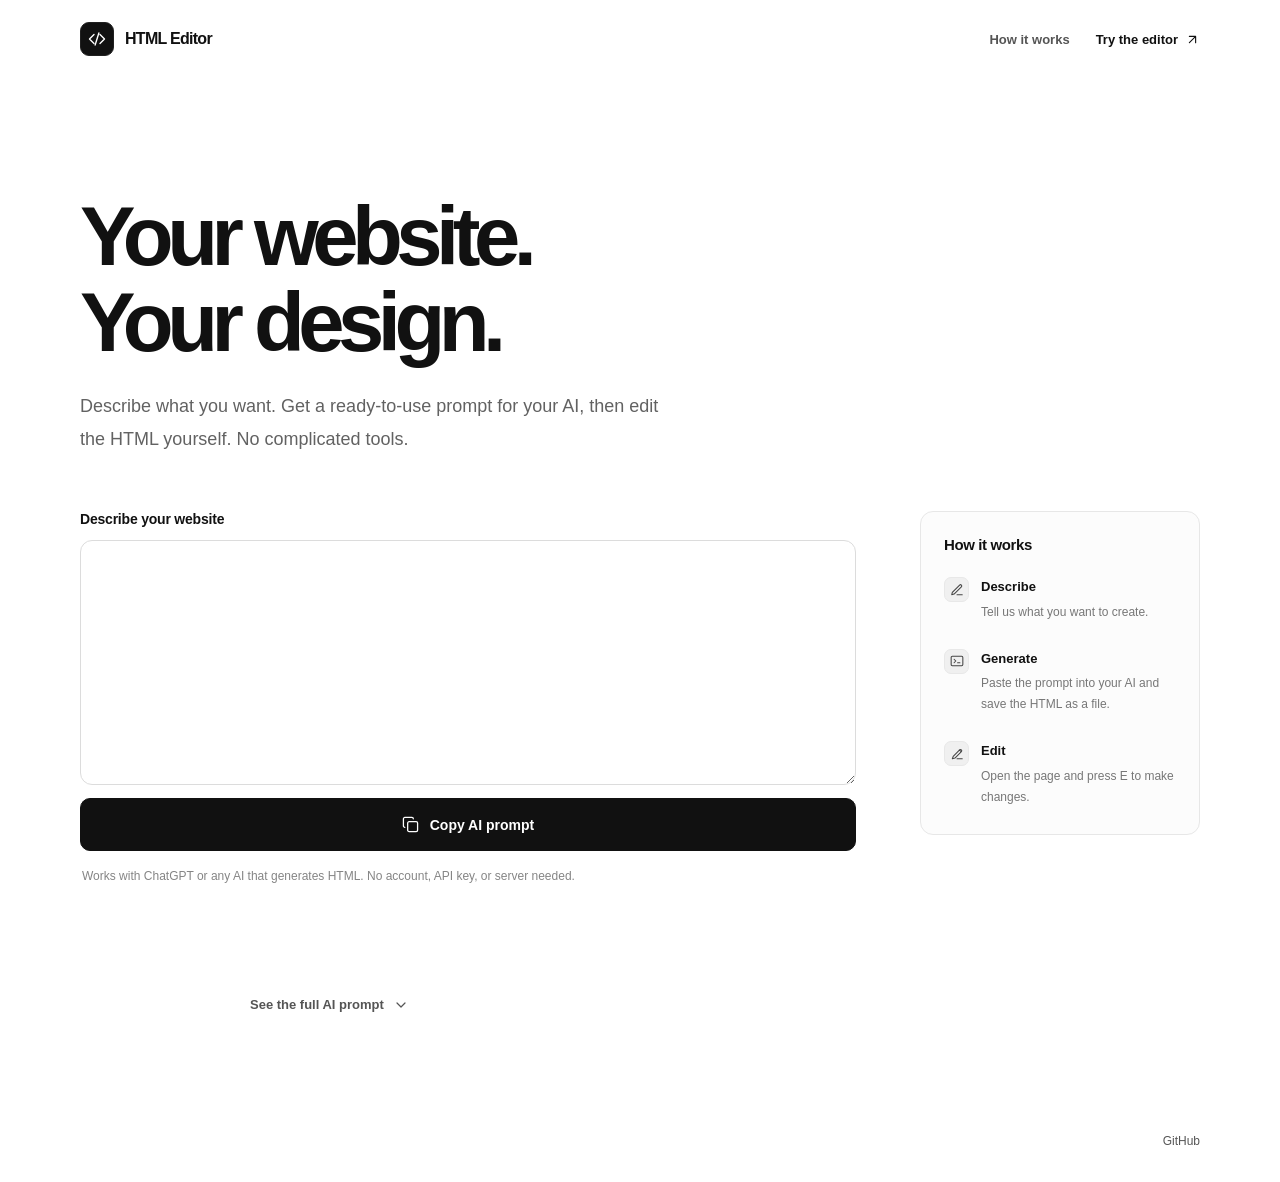
<file: legacy/landing-page.html>
<!DOCTYPE html>
<html lang="en">
<head>
<meta charset="utf-8">
<meta name="viewport" content="width=device-width, initial-scale=1">
<meta name="theme-color" content="#ffffff">
<title>HTML Editor — Make a website your own</title>
<meta name="description" content="Describe your website, copy a ready-made AI prompt, and edit the finished HTML in your browser. No account or server required.">
<style>
:root{color-scheme:light;--black:#111111;--muted:#666666;--line:#e7e7e7;--light:#f8f8f8;--white:#fff}
*{box-sizing:border-box}
html{scroll-behavior:smooth}
body{margin:0;background:var(--white);color:var(--black);font-family:Manrope,Inter,ui-sans-serif,-apple-system,BlinkMacSystemFont,"Segoe UI",sans-serif;-webkit-font-smoothing:antialiased}
button,textarea{font:inherit}
button{cursor:pointer}
a{color:inherit}
button:focus-visible,a:focus-visible,textarea:focus-visible{outline:2px solid #333;outline-offset:3px}
.container{width:min(1120px,calc(100% - 64px));margin:0 auto}
header{height:78px;display:flex;align-items:center;justify-content:space-between;gap:20px}
.brand{display:inline-flex;align-items:center;gap:11px;text-decoration:none;font-weight:800;font-size:16px;letter-spacing:-.045em}
.brand-mark{display:grid;place-items:center;width:34px;height:34px;border:1px solid #202020;border-radius:9px;background:#111;color:#fff}
.lucide{width:18px;height:18px;fill:none;stroke:currentColor;stroke-width:1.8;stroke-linecap:round;stroke-linejoin:round;flex-shrink:0}
.nav{display:flex;align-items:center;gap:26px;font-size:13px;font-weight:650}
.nav a{text-decoration:none;color:#555}
.nav a:hover{color:#111}
.nav .nav-demo{display:inline-flex;align-items:center;gap:7px;color:#111}
.nav .lucide{width:15px;height:15px}
main{padding-top:116px;padding-bottom:100px}
h1{font-size:clamp(48px,6.5vw,88px);line-height:1.035;letter-spacing:-.078em;font-weight:800;margin:0 0 24px;max-width:860px}
.lead{font-size:18px;line-height:1.8;color:#626262;max-width:590px;margin:0 0 56px}
.workspace{display:grid;grid-template-columns:minmax(0,1fr) 280px;gap:64px;align-items:start}
.editor-card{min-width:0}
.prompt-heading{display:flex;align-items:baseline;justify-content:space-between;gap:15px;margin-bottom:13px}
label{font-size:14px;font-weight:750;letter-spacing:-.015em}
textarea{width:100%;min-height:245px;resize:vertical;display:block;border:1px solid #dcdcdc;border-radius:12px;padding:21px 22px;background:white;color:#171717;font-size:15px;line-height:1.7;outline:none;transition:border-color .15s,box-shadow .15s}
textarea:focus{border-color:#444;box-shadow:0 0 0 3px #0000000a;outline:none}
.primary{display:flex;align-items:center;justify-content:center;gap:11px;width:100%;background:#111;color:#fff;border:1px solid #111;border-radius:10px;margin-top:13px;padding:17px 24px;font-size:14px;font-weight:800;transition:background .15s,transform .15s}
.primary:hover{background:#303030}
.primary:active{transform:scale(.995)}
.primary .lucide{width:17px;height:17px}
.helper{font-size:12px;line-height:1.8;color:#858585;margin:15px 2px 0}
.guide{border:1px solid var(--line);border-radius:13px;padding:24px 23px 26px;background:#fcfcfc}
.guide-heading{font-size:15px;font-weight:800;margin:0 0 24px;letter-spacing:-.025em}
.steps{display:grid;gap:26px}
.step{display:grid;grid-template-columns:25px 1fr;gap:12px}
.step-icon{width:25px;height:25px;display:grid;place-items:center;background:#f0f0f0;border:1px solid #e8e8e8;border-radius:7px;color:#444}
.step-icon .lucide{width:14px;height:14px}
.step strong{display:block;font-size:13px;font-weight:800;line-height:1.5}
.step p{font-size:12px;line-height:1.75;color:#777;margin:5px 0 0}
.detail{max-width:780px;margin:0 auto 86px}
.preview-toggle{display:inline-flex;align-items:center;gap:9px;border:0;background:transparent;padding:9px 0;font-size:13px;font-weight:750;color:#555}
.preview-toggle:hover{color:#111}
.preview-toggle .lucide{width:16px;height:16px;transition:transform .15s}
.preview-toggle[aria-expanded="true"] .lucide{transform:rotate(180deg)}
.prompt-preview{margin:15px 0 0;background:#fafafa;border:1px solid var(--line);border-radius:12px;padding:22px;max-height:430px;overflow:auto;white-space:pre-wrap;overflow-wrap:anywhere;color:#555;font:12px/1.8 ui-monospace,SFMono-Regular,Menlo,monospace}
footer{display:flex;justify-content:flex-end;gap:20px;align-items:center;padding:26px 0 34px;color:#929292;font-size:12px}
footer a{text-decoration:none;color:#555}footer a:hover{color:#111;text-decoration:underline}
.footer-links{display:flex;gap:20px}
.sr-only{position:absolute;width:1px;height:1px;overflow:hidden;clip:rect(0,0,0,0);white-space:nowrap}
[hidden]{display:none!important}
@media(max-width:900px){main{padding-top:85px}.workspace{grid-template-columns:minmax(0,1fr) 245px;gap:32px}}
@media(max-width:700px){.container{width:calc(100% - 40px)}header{height:70px}main{padding-top:68px;padding-bottom:62px}h1{font-size:clamp(45px,10vw,67px)}.lead{font-size:16px;margin-bottom:38px}.workspace{grid-template-columns:1fr;gap:33px}.guide{padding:22px}.steps{grid-template-columns:repeat(3,minmax(0,1fr));gap:15px}.step{grid-template-columns:1fr;gap:8px}.detail{margin-bottom:58px}}
@media(max-width:480px){.nav{gap:13px}.nav a:first-child{display:none}.steps{grid-template-columns:1fr;gap:19px}.step{grid-template-columns:25px 1fr;gap:12px}h1{letter-spacing:-.065em}.prompt-heading{margin-bottom:12px}textarea{min-height:220px;padding:17px}.guide{border-radius:11px}footer{flex-wrap:wrap}}
@media(prefers-reduced-motion:reduce){html{scroll-behavior:auto}*,*:before,*:after{transition:none!important}}
</style>
</head>
<body>
<div class="container">
<header>
  <a class="brand" href="./index.html" aria-label="HTML Editor home">
    <span class="brand-mark"><svg class="lucide" viewBox="0 0 24 24" aria-hidden="true"><path d="m16 18 6-6-6-6"/><path d="m8 6-6 6 6 6"/><path d="m14.5 4-5 16"/></svg></span>
    HTML Editor
  </a>
  <nav class="nav" aria-label="Navigation">
    <a href="#how-it-works">How it works</a>
    <a class="nav-demo" href="./demo.html">Try the editor <svg class="lucide" viewBox="0 0 24 24" aria-hidden="true"><path d="M7 17 17 7M7 7h10v10"/></svg></a>
  </nav>
</header>
<main>
  <h1>Your website.<br>Your design.</h1>
  <p class="lead">Describe what you want. Get a ready-to-use prompt for your AI, then edit the HTML yourself. No complicated tools.</p>
  <div class="workspace">
    <div class="editor-card">
      <div class="prompt-heading"><label for="website-description">Describe your website</label></div>
      <textarea id="website-description" spellcheck="true"></textarea>
      <button class="primary" type="button" id="copy-prompt">
        <svg class="lucide" viewBox="0 0 24 24" aria-hidden="true"><rect width="14" height="14" x="8" y="8" rx="2"/><path d="M4 16c-1.1 0-2-.9-2-2V4c0-1.1.9-2 2-2h10c1.1 0 2 .9 2 2"/></svg>
        <span id="copy-label">Copy AI prompt</span>
      </button>
      <p class="helper">Works with ChatGPT or any AI that generates HTML. No account, API key, or server needed.</p>
      <div id="copy-announcement" class="sr-only" role="status" aria-live="polite"></div>
    </div>
    <aside id="how-it-works" class="guide" aria-label="How it works">
      <h2 class="guide-heading">How it works</h2>
      <div class="steps">
        <div class="step"><span class="step-icon"><svg class="lucide" viewBox="0 0 24 24" aria-hidden="true"><path d="M12 20h9"/><path d="M16.5 3.5a2.12 2.12 0 0 1 3 3L7 19l-4 1 1-4Z"/></svg></span><div><strong>Describe</strong><p>Tell us what you want to create.</p></div></div>
        <div class="step"><span class="step-icon"><svg class="lucide" viewBox="0 0 24 24" aria-hidden="true"><rect x="2" y="4" width="20" height="16" rx="2"/><path d="m7 9 3 3-3 3M13 15h4"/></svg></span><div><strong>Generate</strong><p>Paste the prompt into your AI and save the HTML as a file.</p></div></div>
        <div class="step"><span class="step-icon"><svg class="lucide" viewBox="0 0 24 24" aria-hidden="true"><path d="m16 5 3 3M4 20l4.5-1 11-11a2.12 2.12 0 0 0-3-3l-11 11L4 20Z"/><path d="M12 20h9"/></svg></span><div><strong>Edit</strong><p>Open the page and press E to make changes.</p></div></div>
      </div>
    </aside>
  </div>
</main>
<section class="detail" aria-label="Generated prompt">
  <button type="button" class="preview-toggle" id="preview-toggle" aria-expanded="false" aria-controls="prompt-preview">See the full AI prompt <svg class="lucide" viewBox="0 0 24 24" aria-hidden="true"><path d="m6 9 6 6 6-6"/></svg></button>
  <pre id="prompt-preview" class="prompt-preview" hidden></pre>
</section>
<footer><div class="footer-links"><a href="https://github.com/nathanpuls/html-editor">GitHub</a></div></footer>
</div>
<script>
(()=>{
  "use strict";
  const input=document.getElementById("website-description");
  const button=document.getElementById("copy-prompt");
  const label=document.getElementById("copy-label");
  const announcement=document.getElementById("copy-announcement");
  const preview=document.getElementById("prompt-preview");
  const toggle=document.getElementById("preview-toggle");
  const promptText=()=>[
    "Create a responsive, single-page HTML website that faithfully follows the user's design brief. Return only the full HTML document, beginning with <!DOCTYPE html>.",
    "",
    "WEBSITE BRIEF",
    input.value.trim()||"Create a one-page website. Choose a design appropriate to its purpose, without assuming any particular style, level of complexity, or visual trend.",
    "",
    "TECHNICAL REQUIREMENTS — FOLLOW ALL",
    "1. Produce one full standalone HTML document, with inline CSS and only minimal inline JavaScript if essential. No build tools, frameworks, CDNs, icon fonts, remote scripts, or dependency downloads.",
    "2. Add <script src=\"https://edit.built.at\" defer><\/script> in the document head. The editor loads from Built.at.",
    "3. Every user-editable heading, paragraph, image, and individual link must have one descriptive data-edit attribute, for example: <h1 data-edit=\"Hero heading\">Welcome<\/h1>. The attribute value becomes the field label. Never use data-label.",
    "4. An editable article-style block can be a <div data-edit=\"About copy\"> containing only direct <p> children. Do not nest other editable elements inside a data-edit element, except the special links collection below.",
    "5. Each independently manageable, reorderable section must use a unique data-section value, such as <section data-section=\"about\" aria-label=\"About\">. Keep sections as siblings under the same parent so they can be reordered. Use a stable, unique id and a human-readable aria-label.",
    "6. For a collection of editable links that users can add, remove, and reorder, use <nav data-edit=\"links\"><a data-edit=\"Contact link\" href=\"https://example.com\">Contact<\/a><\/nav>. The exact value links is reserved for such a collection.",
    "7. Use the .button class consistently for button-looking links and buttons. Ordinary hyperlinks must remain visually distinct from buttons. Do not style the editor UI or floating pencil with broad global button rules.",
    "8. Let the user's brief determine the entire design: aesthetic, layout, density, complexity, color palette, typography, and content. Do not assume a modern, elaborate, minimalist, or any other style unless requested. Do not add decorative effects, sections, or features just to make the page more impressive. For the design choices actually used, expose meaningful colors and dimensions as clearly named CSS custom properties in :root (such as --page-bg, --main-text, --accent, or --hero-bg where relevant). Reuse variables consistently; do not invent unused variables. The HTML Editor discovers supported :root variables automatically in its Design tab.",
    "9. Include a concise, meaningful <title> and a <meta name=\"description\" content=\"...\">.",
    "10. Make the website accessible and mobile responsive: semantic landmarks, alt text, adequate contrast, keyboard-friendly links and buttons, and correct heading hierarchy.",
    "11. Prioritize fidelity to the user's requested design over visual flourish. Make the page feel finished at whatever level of simplicity or complexity the brief calls for. Avoid generic filler, debug text, demo instructions, mock UI, or unexplained placeholders. If important details are unknown, make sensible clearly editable assumptions rather than inventing factual credentials or guarantees.",
    "12. Keep the finished website usable offline. Prefer system fonts, CSS-generated decoration, and inline SVG. Images that rely on remote URLs will not load offline; avoid remote image dependencies unless requested. If an image needs to be editable using the current HTML Editor, provide an absolute HTTPS image URL and meaningful alt text.",
    "13. Do not change or duplicate the HTML Editor JavaScript. The separate editor.js handles edits, undo, Style, Sections, local drafts, and copying HTML.",
    "",
    "OUTPUT",
    "Return only the HTML source in one code block. No explanation before or after the HTML."
  ].join("\n");
  function refreshPreview(){if(!preview.hidden)preview.textContent=promptText()}
  input.addEventListener("input",refreshPreview);
  toggle.addEventListener("click",()=>{const open=preview.hidden;preview.hidden=!open;toggle.setAttribute("aria-expanded",String(open));toggle.textContent=open?"Hide full AI prompt":"See the full AI prompt";refreshPreview()});
  button.addEventListener("click",async()=>{
    const value=promptText();
    try{
      if(navigator.clipboard&&window.isSecureContext){await navigator.clipboard.writeText(value)}
      else{
        const temporary=document.createElement("textarea");temporary.value=value;temporary.style.position="fixed";temporary.style.left="-9999px";document.body.append(temporary);temporary.focus();temporary.select();
        const copied=document.execCommand("copy");temporary.remove();if(!copied)throw new Error("Clipboard unavailable");
      }
      label.textContent="Copied to clipboard";announcement.textContent="AI prompt copied to clipboard.";
    }catch{
      preview.hidden=false;toggle.setAttribute("aria-expanded","true");toggle.textContent="Hide full AI prompt";preview.textContent=value;
      label.textContent="Select the prompt below";announcement.textContent="Clipboard access is unavailable. Select and copy the prompt shown below.";
    }
  });
})();
</script>
</body>
</html>
</file>
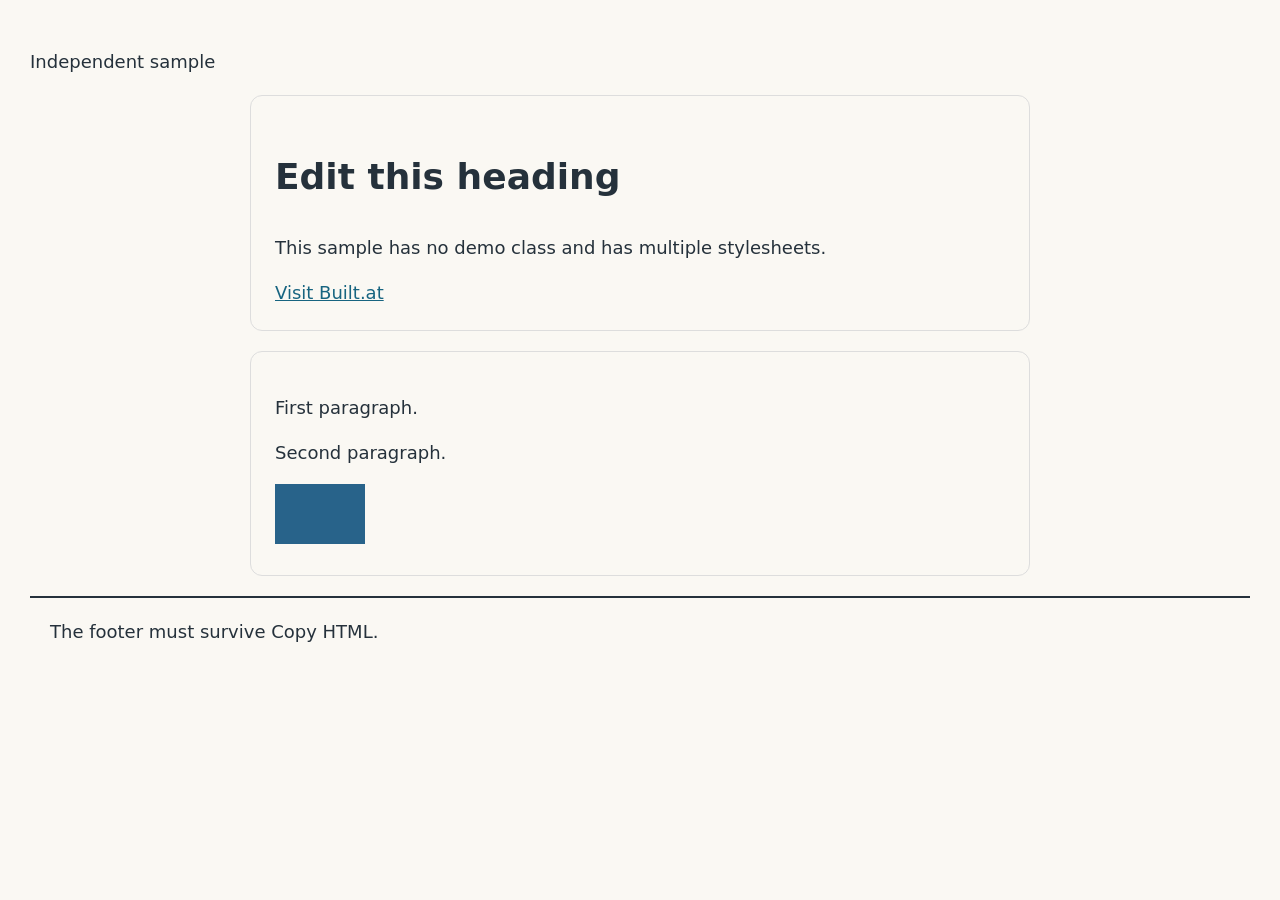
<file: top-editor/sample.html>
<!DOCTYPE html>
<html lang="en" class="sample-document">
<head>
<meta charset="UTF-8"><meta name="viewport" content="width=device-width, initial-scale=1">
<meta name="description" content="Independent editor verification page"><title>Built.at toolbar test</title>
<style>body{margin:0;padding:30px;background:#faf8f3;color:#25313b;font:18px/1.5 system-ui}main{max-width:780px;margin:auto}section{padding:24px;border:1px solid #ddd;border-radius:12px;margin:20px 0}h1{font-size:36px}a{color:#176480}</style>
<style id="author-second-style">.intro{font-weight:500}.test-footer{border-top:2px solid #25313b;padding:20px}</style>
<script id="author-script">document.addEventListener('DOMContentLoaded',()=>document.body.dataset.authorScript='ran');</script>
<script src="https://edit.built.at" defer></script>
</head>
<body class="author-page">
<header><p data-edit="Site name">Independent sample</p></header>
<main id="website"><section data-section="welcome"><h1 data-edit="Welcome heading">Edit this heading</h1><p class="intro" data-edit="Introduction">This sample has no demo class and has multiple stylesheets.</p><a href="https://built.at" data-edit="Website link">Visit Built.at</a></section>
<section data-section="details"><div data-edit="Article copy"><p>First paragraph.</p><p>Second paragraph.</p></div><img width="90" height="60" data-edit="Sample image" alt="Blue rectangle" src="data:image/svg+xml,%3Csvg xmlns='http://www.w3.org/2000/svg' width='90' height='60'%3E%3Cpath fill='%2328638a' d='M0 0h90v60H0z'/%3E%3C/svg%3E"></section></main>
<footer class="test-footer"><span data-edit="Footer copy">The footer must survive Copy HTML.</span></footer>
</body></html>
</file>
